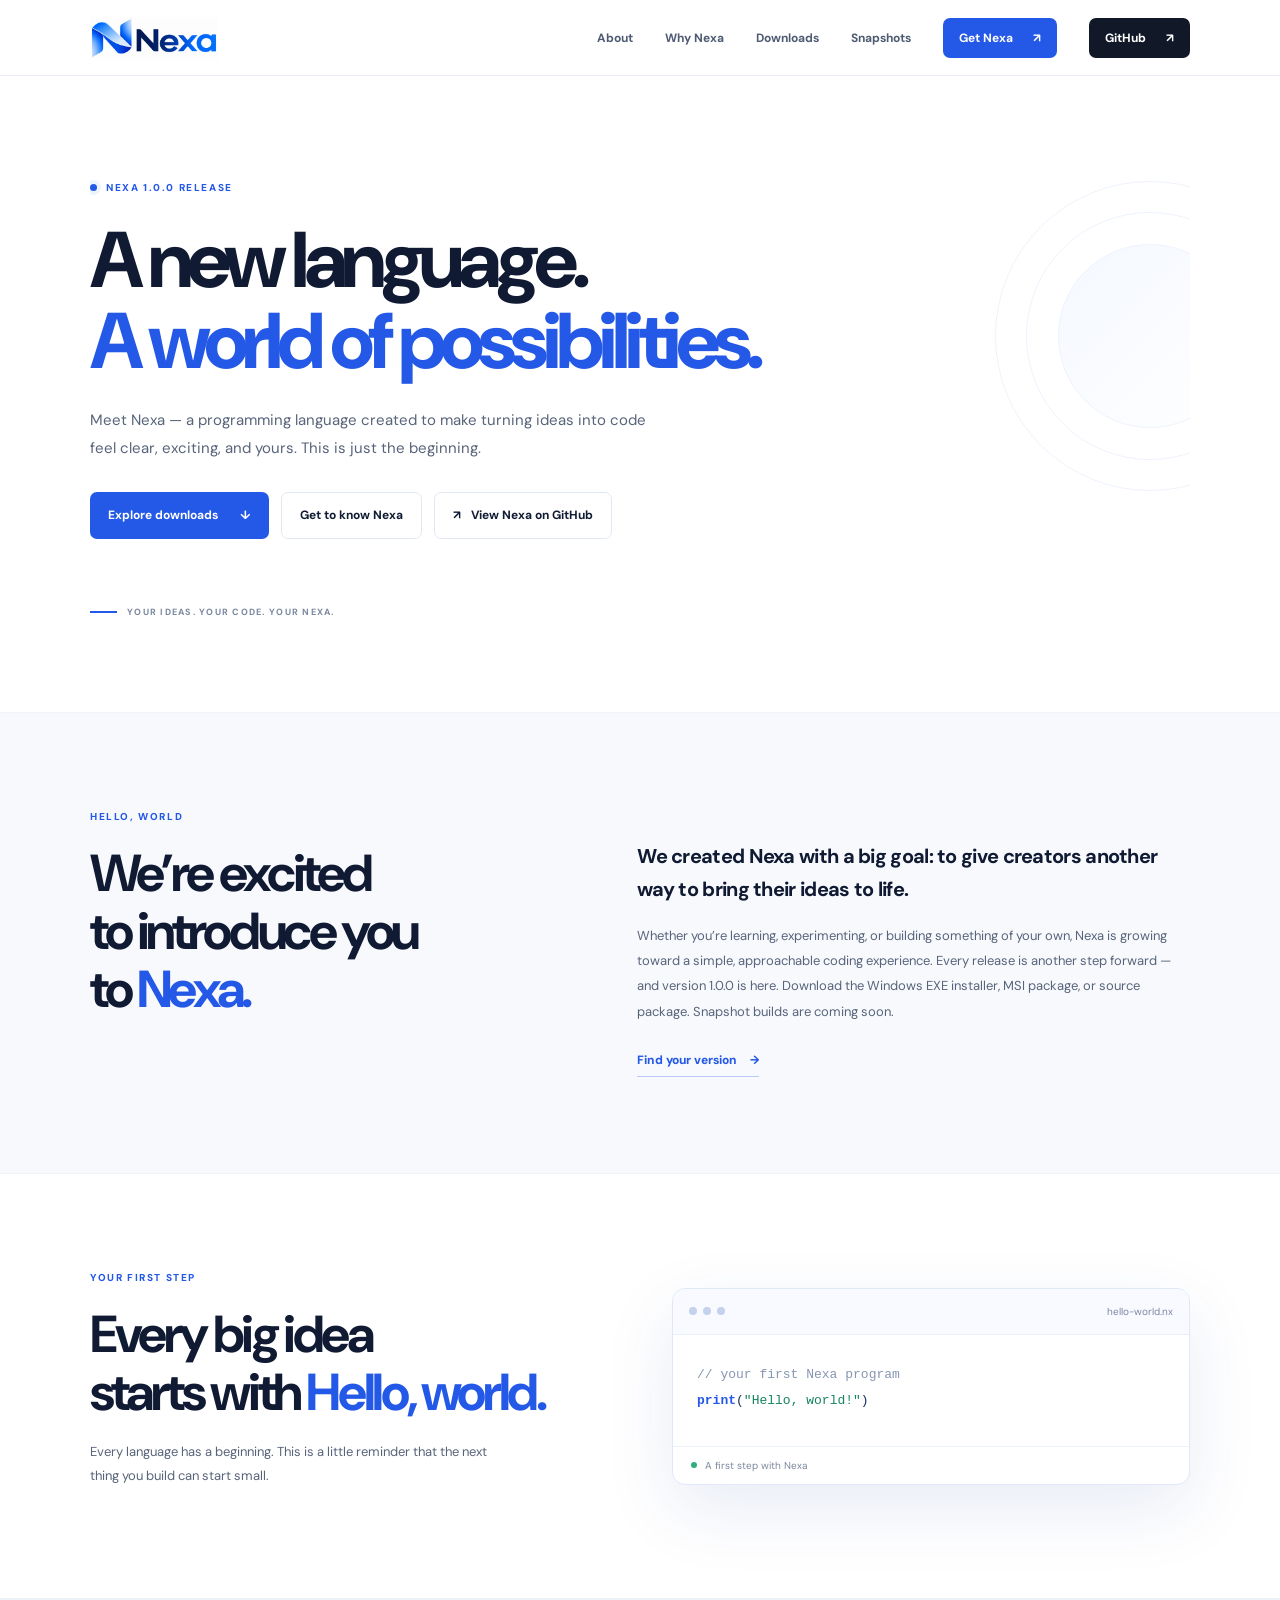
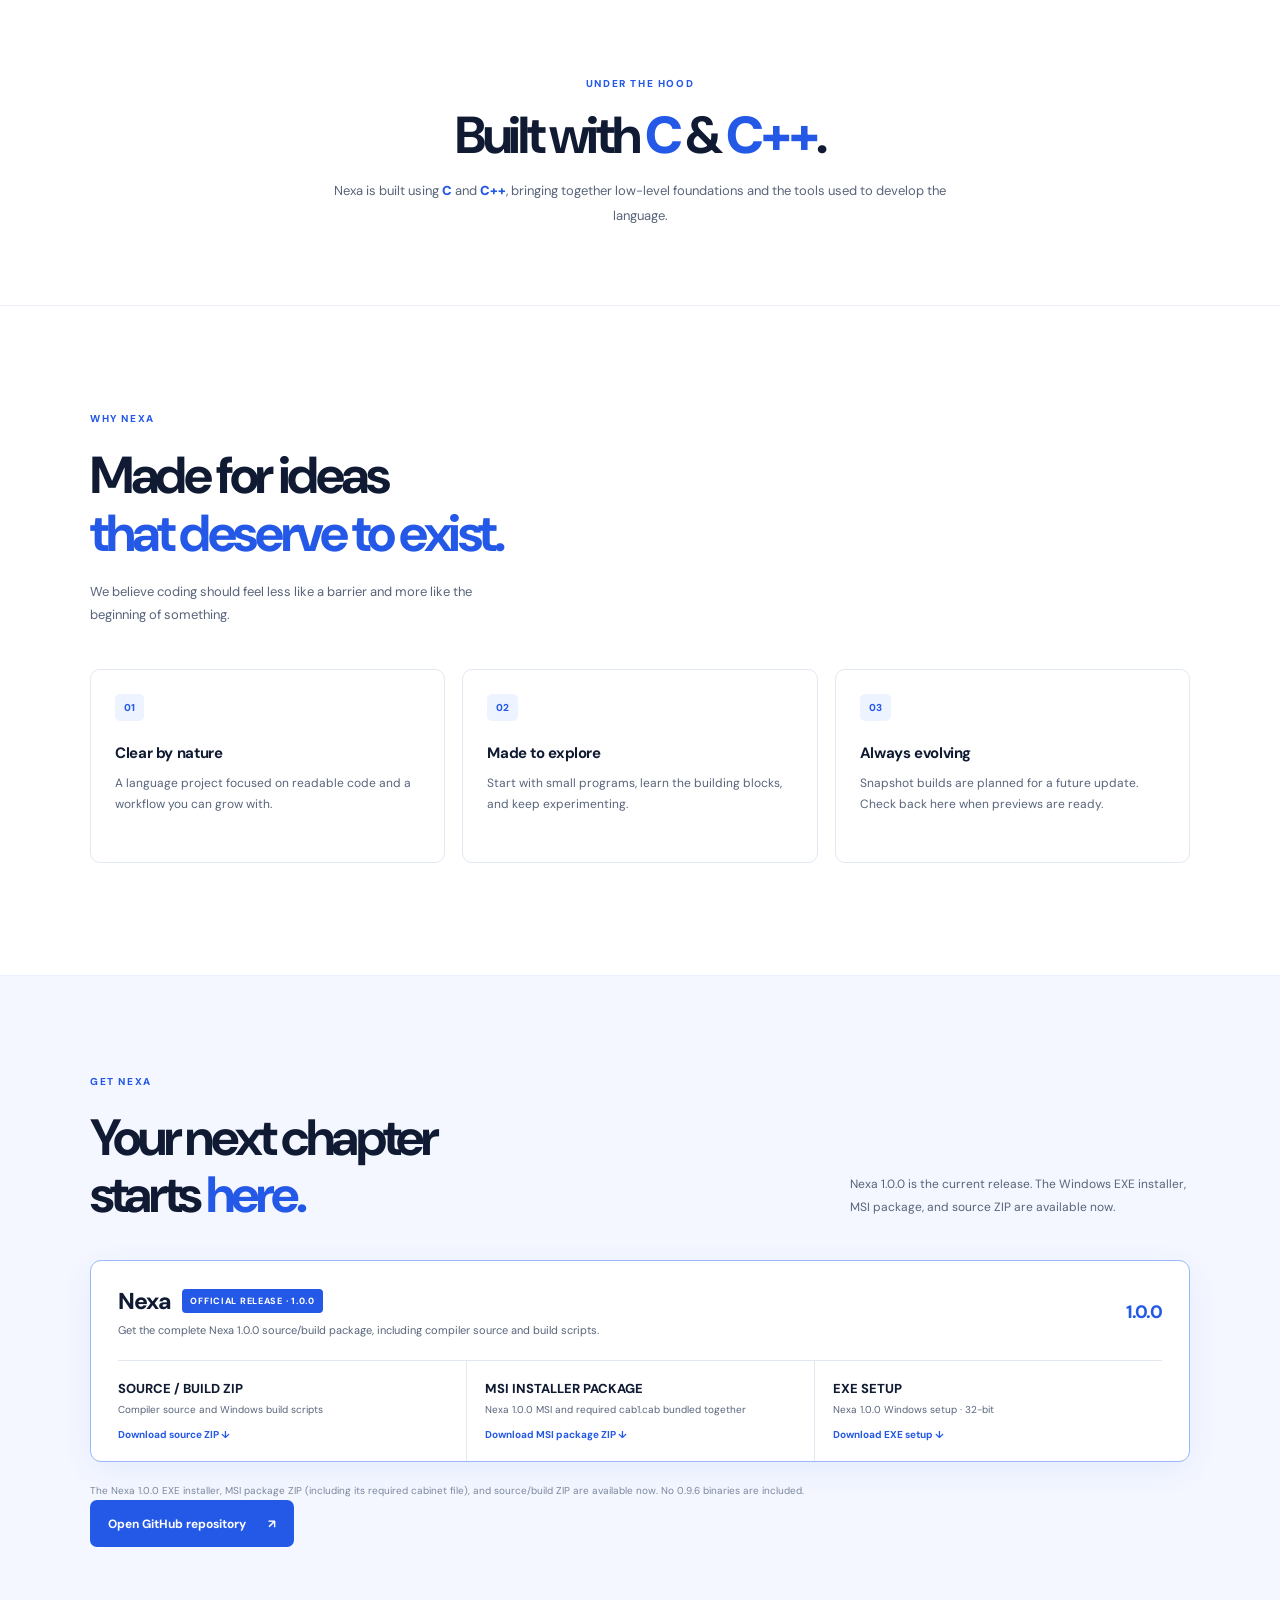
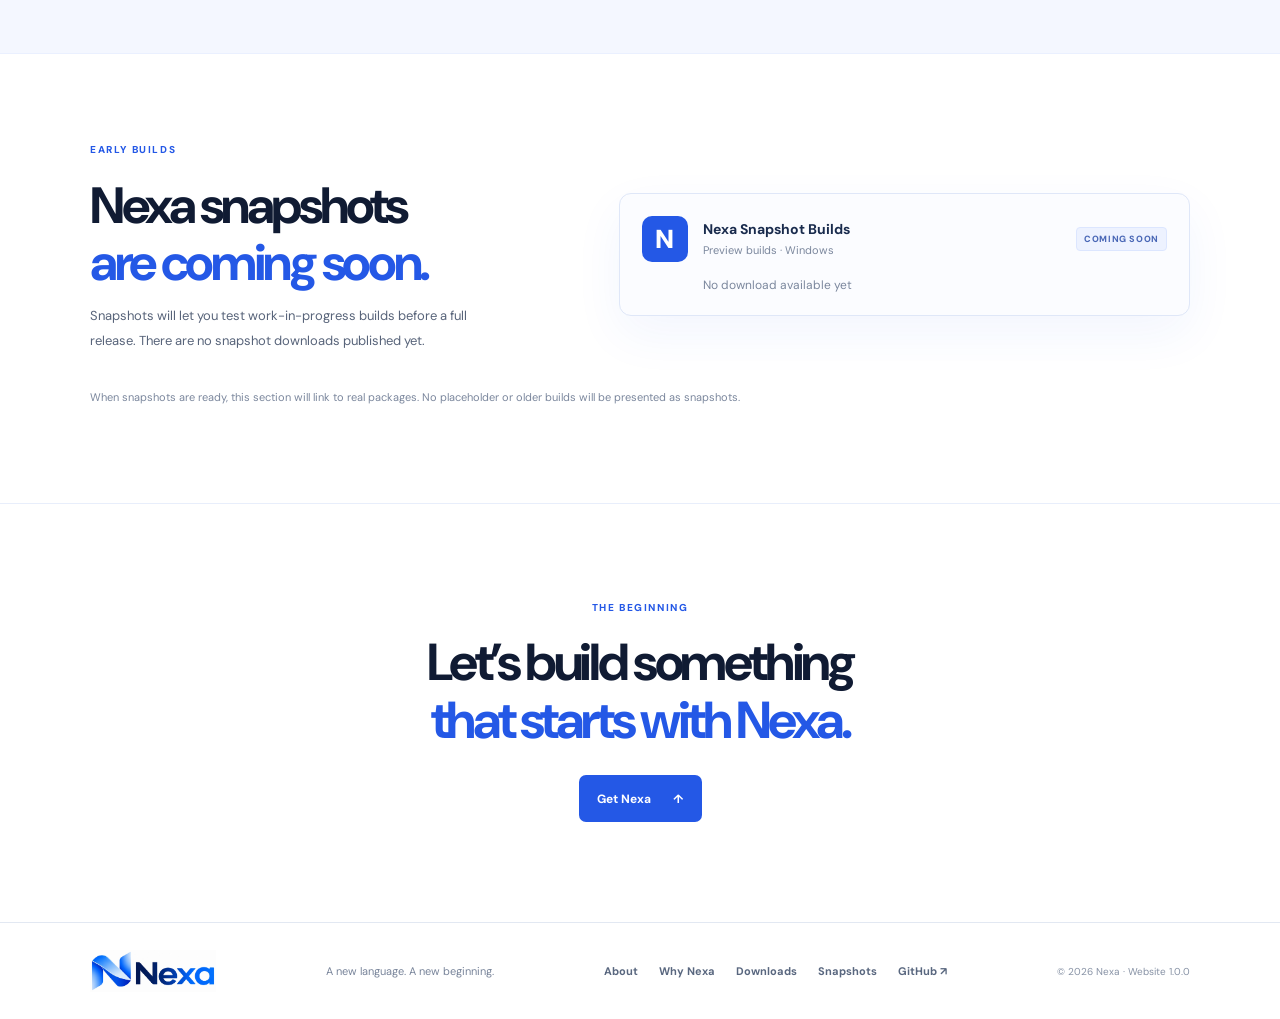
<file: index.html>
<!doctype html>
<html lang="en">
<head>
  <meta charset="utf-8">
  <meta name="viewport" content="width=device-width, initial-scale=1">
  <meta name="theme-color" content="#ffffff">
  <meta name="description" content="Nexa 1.0.0 release — a new language, a world of possibilities. Download the Nexa 1.0.0 Windows EXE installer, MSI package, and source ZIP.">
  <title>Nexa 1.0.0 Release — A new language. A world of possibilities.</title>
  <link rel="icon" href="favicon.ico" sizes="any">
  <link rel="icon" type="image/png" sizes="64x64" href="assets/favicon.png">
  <link rel="apple-touch-icon" href="assets/favicon-256.png">

<link rel="stylesheet" href="styles.css">
  <script src="script.js" defer></script>
</head>
<body>
  <header class="site-header">
    <div class="nav-wrap">
      <a class="brand" href="#top" aria-label="Nexa home"><img class="brand-logo" src="assets/nexa-wordmark.jpg" alt="Nexa"></a>
      <nav class="site-nav" id="site-nav" aria-label="Main navigation">
        <a href="#about">About</a>
        <a href="#features">Why Nexa</a>
        <a href="#downloads">Downloads</a>
        <a href="#snapshots">Snapshots</a>
        <a class="nav-cta" href="#downloads">Get Nexa <span aria-hidden="true">↗</span></a>
        <a class="nav-cta nav-github" href="https://github.com/NexaOfficialDev/Nexa-Official-Realeases" target="_blank" rel="noopener noreferrer" aria-label="Open Nexa on GitHub">GitHub <span aria-hidden="true">↗</span></a>
      </nav>
      <button class="menu-toggle" type="button" aria-expanded="false" aria-controls="site-nav" aria-label="Toggle navigation"><span></span><span></span></button>
    </div>
  </header>

  <main id="top">
    <section class="hero section-shell">
      <div class="hero-label"><span class="blue-dot"></span> NEXA 1.0.0 RELEASE</div>
      <h1>A new language.<br><span>A world of possibilities.</span></h1>
      <p class="hero-description">Meet Nexa — a programming language created to make turning ideas into code feel clear, exciting, and yours. This is just the beginning.</p>
      <div class="hero-buttons">
        <a class="button button-primary" href="#downloads">Explore downloads <span aria-hidden="true">↓</span></a>
        <a class="button button-secondary" href="#about">Get to know Nexa</a>
        <a class="button button-secondary github-button" href="https://github.com/NexaOfficialDev/Nexa-Official-Realeases" target="_blank" rel="noopener noreferrer"><span aria-hidden="true">↗</span> View Nexa on GitHub</a>
      </div>
      <div class="hero-note"><span class="note-line"></span> YOUR IDEAS. YOUR CODE. YOUR NEXA.</div>
      <div class="hero-blue-shape" aria-hidden="true"></div>
    </section>

    <section class="welcome-section" id="about">
      <div class="section-shell welcome-grid">
        <div>
          <p class="eyebrow">HELLO, WORLD</p>
          <h2>We’re excited<br>to introduce you<br>to <span>Nexa.</span></h2>
        </div>
        <div class="welcome-copy">
          <p class="welcome-lead">We created Nexa with a big goal: to give creators another way to bring their ideas to life.</p>
          <p>Whether you’re learning, experimenting, or building something of your own, Nexa is growing toward a simple, approachable coding experience. Every release is another step forward — and version 1.0.0 is here. Download the Windows EXE installer, MSI package, or source package. Snapshot builds are coming soon.</p>
          <a class="inline-link" href="#downloads">Find your version <span aria-hidden="true">→</span></a>
        </div>
      </div>
    </section>

    <section class="hello-code-section" aria-label="A first look at Nexa">
      <div class="section-shell hello-code-grid">
        <div class="hello-code-copy">
          <p class="eyebrow">YOUR FIRST STEP</p>
          <h2>Every big idea<br>starts with <span>Hello, world.</span></h2>
          <p>Every language has a beginning. This is a little reminder that the next thing you build can start small.</p>
        </div>
        <div class="code-window" role="img" aria-label="Illustrative Hello World code example">
          <div class="code-window-bar"><span></span><span></span><span></span><small>hello-world.nx</small></div>
          <pre><code><span class="code-muted">// your first Nexa program</span>
<span class="code-keyword">print</span>(<span class="code-string">"Hello, world!"</span>)</code></pre>
          <div class="code-window-foot"><span class="code-status-dot"></span> A first step with Nexa</div>
        </div>
      </div>
    </section>

    <section class="built-with-section" id="built-with">
      <div class="section-shell built-with-inner">
        <p class="eyebrow">UNDER THE HOOD</p>
        <h2>Built with <strong>C</strong> &amp; <strong>C++</strong>.</h2>
        <p>Nexa is built using <strong>C</strong> and <strong>C++</strong>, bringing together low-level foundations and the tools used to develop the language.</p>
      </div>
    </section>

    <section class="features-section" id="features">
      <div class="section-shell">
        <div class="features-heading">
          <p class="eyebrow">WHY NEXA</p>
          <h2>Made for ideas<br><span>that deserve to exist.</span></h2>
          <p>We believe coding should feel less like a barrier and more like the beginning of something.</p>
        </div>
        <div class="feature-grid">
          <article class="feature-card">
            <span class="feature-number">01</span>
            <h3>Clear by nature</h3>
            <p>A language project focused on readable code and a workflow you can grow with.</p>
          </article>
          <article class="feature-card">
            <span class="feature-number">02</span>
            <h3>Made to explore</h3>
            <p>Start with small programs, learn the building blocks, and keep experimenting.</p>
          </article>
          <article class="feature-card">
            <span class="feature-number">03</span>
            <h3>Always evolving</h3>
            <p>Snapshot builds are planned for a future update. Check back here when previews are ready.</p>
          </article>
        </div>
      </div>
    </section>

    <section class="downloads-section" id="downloads">
      <div class="section-shell">
        <div class="downloads-heading">
          <div>
            <p class="eyebrow">GET NEXA</p>
            <h2>Your next chapter<br>starts <span>here.</span></h2>
          </div>
          <p>Nexa 1.0.0 is the current release. The Windows EXE installer, MSI package, and source ZIP are available now.</p>
        </div>

        <div class="release-card release-featured">
          <div class="release-top">
            <div class="release-title-group">
              <div class="release-product">Nexa <span class="release-badge">OFFICIAL RELEASE · 1.0.0</span></div>
              <p class="release-description">Get the complete Nexa 1.0.0 source/build package, including compiler source and build scripts.</p>
            </div>
            <span class="release-version">1.0.0</span>
          </div>
          <div class="download-options">
            <a class="download-option is-ready" href="downloads/Nexa-1.0.0-Source.zip" download>
              <span class="package-name">SOURCE / BUILD ZIP</span>
              <span class="package-description">Compiler source and Windows build scripts</span>
              <span class="package-action">Download source ZIP ↓</span>
            </a>
            <a class="download-option is-ready" href="downloads/Nexa-1.0.0-MSI.zip" download>
              <span class="package-name">MSI INSTALLER PACKAGE</span>
              <span class="package-description">Nexa 1.0.0 MSI and required cab1.cab bundled together</span>
              <span class="package-action">Download MSI package ZIP ↓</span>
            </a>
            <a class="download-option is-ready" href="downloads/Nexa-1.0.0-x86-Setup.exe" download>
              <span class="package-name">EXE SETUP</span>
              <span class="package-description">Nexa 1.0.0 Windows setup · 32-bit</span>
              <span class="package-action">Download EXE setup ↓</span>
            </a>
          </div>
        </div>

        <p class="download-footnote">The Nexa 1.0.0 EXE installer, MSI package ZIP (including its required cabinet file), and source/build ZIP are available now. No 0.9.6 binaries are included.</p>
        <div class="hero-buttons">
          <a class="button button-primary" href="https://github.com/NexaOfficialDev/Nexa-Official-Realeases" target="_blank" rel="noopener noreferrer">Open GitHub repository <span aria-hidden="true">↗</span></a>
        </div>
      </div>
    </section>

    <section class="snapshots-section" id="snapshots">
      <div class="section-shell snapshots-inner">
        <div class="snapshot-heading">
          <p class="eyebrow">EARLY BUILDS</p>
          <h2>Nexa snapshots<br><span>are coming soon.</span></h2>
          <p>Snapshots will let you test work-in-progress builds before a full release. There are no snapshot downloads published yet.</p>
        </div>
        <div class="snapshot-panel">
          <div class="snapshot-icon" aria-hidden="true">N</div>
          <div class="snapshot-copy">
            <strong>Nexa Snapshot Builds</strong>
            <span>Preview builds · Windows</span>
          </div>
          <span class="snapshot-badge">COMING SOON</span>
          <span class="snapshot-disabled">No download available yet</span>
        </div>
        <p class="snapshot-note">When snapshots are ready, this section will link to real packages. No placeholder or older builds will be presented as snapshots.</p>
      </div>
    </section>

    <section class="closing-section section-shell">
      <p class="eyebrow">THE BEGINNING</p>
      <h2>Let’s build something<br><span>that starts with Nexa.</span></h2>
      <a class="button button-primary" href="#downloads">Get Nexa <span aria-hidden="true">↑</span></a>
    </section>
  </main>

  <footer class="site-footer">
    <div class="footer-inner">
      <a class="brand footer-brand" href="#top"><img class="brand-logo footer-logo" src="assets/nexa-wordmark.jpg" alt="Nexa"></a>
      <p>A new language. A new beginning.</p>
      <div class="footer-links"><a href="#about">About</a><a href="#features">Why Nexa</a><a href="#downloads">Downloads</a><a href="#snapshots">Snapshots</a><a href="https://github.com/NexaOfficialDev/Nexa-Official-Realeases" target="_blank" rel="noopener noreferrer">GitHub ↗</a></div>
      <span class="footer-copy">© <span id="year">2026</span> Nexa · Website 1.0.0</span>
    </div>
  </footer>
</body>
</html>
</file>
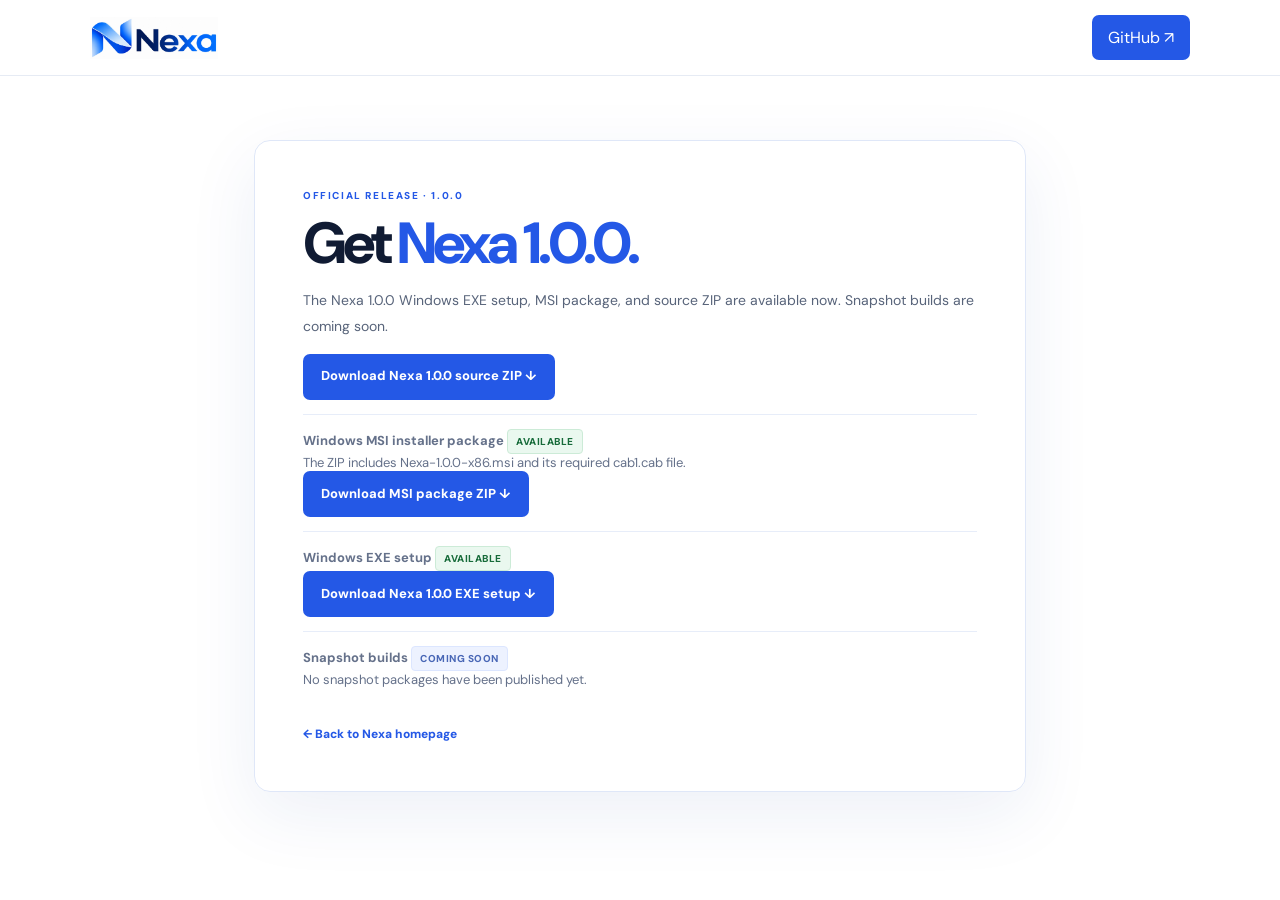
<file: downloads/index.html>
<!doctype html>
<html lang="en">
<head>
<meta charset="utf-8"><meta name="viewport" content="width=device-width,initial-scale=1">
<meta name="theme-color" content="#ffffff"><title>Download Nexa 1.0.0</title>
<link rel="icon" href="../favicon.ico" sizes="any"><link rel="stylesheet" href="../styles.css">
<style>body{min-height:100vh}.download-page{max-width:820px;margin:0 auto;padding:64px 24px}.download-panel{border:1px solid #dfe7f8;border-radius:16px;padding:clamp(24px,5vw,48px);box-shadow:0 22px 70px rgba(29,68,150,.08)}.download-kicker{color:#2458e6;font-size:10px;letter-spacing:.16em;font-weight:800}.download-panel h1{font-size:clamp(36px,7vw,58px);letter-spacing:-.065em;margin:12px 0}.download-panel h1 span{color:#2458e6}.download-panel p{color:#58647a;font-size:14px;line-height:1.85}.download-action{display:inline-flex;align-items:center;min-height:46px;padding:0 18px;border-radius:7px;background:#2458e6;color:#fff;font-size:13px;font-weight:800}.pending{padding:14px 0;border-top:1px solid #e7edf9;font-size:13px;color:#65718a}.back-link{display:inline-block;margin-top:24px;color:#2458e6;font-size:12px;font-weight:800}.state{display:inline-block;padding:5px 8px;border:1px solid #dce6ff;border-radius:4px;color:#4967b6;background:#edf2ff;font-size:10px;font-weight:800;letter-spacing:.05em}</style>
</head><body>
<header class="site-header"><div class="nav-wrap"><a class="brand" href="../index.html" aria-label="Nexa home"><img class="brand-logo" src="../assets/nexa-wordmark.jpg" alt="Nexa"></a><a class="nav-cta" href="https://github.com/NexaOfficialDev/Nexa-Official-Realeases" target="_blank" rel="noopener noreferrer">GitHub ↗</a></div></header>
<main class="download-page"><section class="download-panel"><div class="download-kicker">OFFICIAL RELEASE · 1.0.0</div><h1>Get <span>Nexa 1.0.0.</span></h1><p>The Nexa 1.0.0 Windows EXE setup, MSI package, and source ZIP are available now. Snapshot builds are coming soon.</p><p><a class="download-action" href="Nexa-1.0.0-Source.zip" download>Download Nexa 1.0.0 source ZIP ↓</a></p><div class="pending"><strong>Windows MSI installer package</strong> <span class="state" style="color:#176b3a;background:#eaf8ef;border-color:#ccebd7">AVAILABLE</span><br>The ZIP includes Nexa-1.0.0-x86.msi and its required cab1.cab file.<br><a class="download-action" href="Nexa-1.0.0-MSI.zip" download>Download MSI package ZIP ↓</a></div><div class="pending"><strong>Windows EXE setup</strong> <span class="state" style="color:#176b3a;background:#eaf8ef;border-color:#ccebd7">AVAILABLE</span><br><a class="download-action" href="Nexa-1.0.0-x86-Setup.exe" download>Download Nexa 1.0.0 EXE setup ↓</a></div><div class="pending"><strong>Snapshot builds</strong> <span class="state">COMING SOON</span><br>No snapshot packages have been published yet.</div><a class="back-link" href="../index.html#downloads">← Back to Nexa homepage</a></section></main></body></html>
</file>
<file: styles.css>
@import url('https://fonts.googleapis.com/css2?family=DM+Sans:wght@400;500;600;700;800&display=swap');

:root {
  --blue: #2458e6;
  --blue-dark: #1745c6;
  --blue-pale: #edf3ff;
  --ink: #101b33;
  --body: #58647a;
  --line: #e2e8f2;
  --white: #fff;
  --surface: #f7f9fd;
  --font: "DM Sans", "Segoe UI", Arial, sans-serif;
  --width: 1100px;
}
* { box-sizing: border-box; }
html { scroll-behavior: smooth; scroll-padding-top: 84px; }
body { margin: 0; background: var(--white); color: var(--ink); font-family: var(--font); -webkit-font-smoothing: antialiased; }
a { color: inherit; text-decoration: none; }
button { font: inherit; }
::selection { color: var(--ink); background: #d8e4ff; }
.section-shell, .nav-wrap, .footer-inner { width: min(var(--width), calc(100% - 56px)); margin: 0 auto; }
.site-header { height: 76px; position: sticky; top: 0; z-index: 10; background: rgba(255,255,255,.95); border-bottom: 1px solid rgba(226,232,242,.85); backdrop-filter: blur(14px); }
.nav-wrap { height: 100%; display: flex; align-items: center; justify-content: space-between; }
.brand { display: inline-flex; align-items: center; gap: 11px; font-size: 23px; font-weight: 800; letter-spacing: -.06em; }
.brand-symbol { display: inline-grid; place-items: center; width: 34px; height: 34px; background: var(--blue); color: white; border-radius: 9px; font-size: 19px; font-weight: 800; letter-spacing: -.06em; }
.site-nav { display: flex; align-items: center; gap: 32px; color: #4e5b73; font-size: 12px; font-weight: 700; }
.site-nav a:not(.nav-cta):hover, .footer-links a:hover { color: var(--blue); }
.nav-cta { background: var(--blue); color: white; padding: 12px 16px; border-radius: 7px; display: inline-flex; gap: 20px; align-items: center; transition: background .2s, transform .2s; }
.nav-cta:hover, .button-primary:hover { background: var(--blue-dark); transform: translateY(-2px); }
.menu-toggle { display: none; border: 1px solid var(--line); border-radius: 7px; background: white; width: 42px; height: 42px; }
.menu-toggle span { display: block; width: 18px; height: 2px; background: var(--ink); margin: 5px auto; }
.hero { position: relative; min-height: 565px; padding-top: 104px; padding-bottom: 94px; overflow: hidden; }
.hero-label, .eyebrow { color: var(--blue); font-size: 10px; line-height: 1.5; letter-spacing: .16em; font-weight: 800; }
.hero-label { display: flex; align-items: center; gap: 9px; margin-bottom: 25px; }
.blue-dot { width: 7px; height: 7px; border-radius: 50%; background: var(--blue); box-shadow: 0 0 0 4px var(--blue-pale); }
h1 { position: relative; z-index: 1; margin: 0 0 23px; font-size: clamp(48px, 7.2vw, 79px); line-height: 1.03; letter-spacing: -.075em; font-weight: 800; }
h1 span, h2 span { color: var(--blue); }
.hero-description { position: relative; z-index: 1; max-width: 560px; color: var(--body); font-size: 15px; line-height: 1.9; margin: 0 0 29px; }
.hero-buttons { position: relative; z-index: 1; display: flex; flex-wrap: wrap; gap: 12px; }
.button { display: inline-flex; justify-content: center; align-items: center; gap: 22px; min-height: 47px; padding: 0 18px; border-radius: 7px; font-size: 12px; font-weight: 700; transition: background .2s, transform .2s, border-color .2s; }
.button-primary { color: white; background: var(--blue); }
.button-secondary { color: var(--ink); background: white; border: 1px solid var(--line); }
.button-secondary:hover { border-color: #a8bdf8; background: var(--blue-pale); }
.hero-note { position: relative; z-index: 1; display: flex; align-items: center; gap: 10px; margin-top: 67px; color: #7a879e; font-size: 9px; font-weight: 700; letter-spacing: .14em; }
.note-line { width: 27px; height: 2px; background: var(--blue); }
.hero-blue-shape { position: absolute; width: 310px; height: 310px; border: 1px solid #edf2fc; border-radius: 50%; right: -115px; top: 105px; pointer-events: none; }
.hero-blue-shape:before, .hero-blue-shape:after { content: ""; position: absolute; border: 1px solid #edf2fc; border-radius: 50%; inset: 30px; }
.hero-blue-shape:after { inset: 62px; background: linear-gradient(135deg, rgba(237,243,255,.6), rgba(255,255,255,0)); }
.welcome-section { background: var(--surface); border-top: 1px solid #f0f3f9; border-bottom: 1px solid #f0f3f9; padding: 96px 0; }
.welcome-grid { display: grid; grid-template-columns: .9fr 1.1fr; gap: 95px; align-items: start; }
.eyebrow { margin: 0 0 20px; }
h2 { font-size: clamp(35px, 4.4vw, 52px); line-height: 1.12; letter-spacing: -.065em; margin: 0; }
.welcome-copy { padding-top: 31px; }
.welcome-lead { font-size: 20px; line-height: 1.65; letter-spacing: -.035em; font-weight: 700; margin: 0 0 17px; }
.welcome-copy > p:not(.welcome-lead) { color: var(--body); font-size: 13px; line-height: 1.95; margin: 0 0 24px; }
.inline-link { display: inline-flex; gap: 13px; align-items: center; color: var(--blue); font-size: 12px; font-weight: 800; border-bottom: 1px solid #b9cafa; padding-bottom: 8px; }
.features-section { padding: 105px 0 112px; }
.features-heading { max-width: 620px; margin-bottom: 42px; }
.features-heading h2 { margin-bottom: 18px; }
.features-heading > p:last-child { color: var(--body); font-size: 13px; line-height: 1.8; max-width: 420px; }
.feature-grid { display: grid; grid-template-columns: repeat(3, 1fr); gap: 17px; }
.feature-card { min-height: 194px; padding: 24px; border: 1px solid var(--line); border-radius: 10px; background: white; transition: border-color .2s, transform .2s, box-shadow .2s; }
.feature-card:hover { border-color: #bdcdf9; transform: translateY(-3px); box-shadow: 0 12px 30px rgba(30,74,170,.06); }
.feature-number { display: inline-block; color: var(--blue); background: var(--blue-pale); padding: 7px 9px; border-radius: 5px; font-size: 10px; font-weight: 800; margin-bottom: 22px; }
.feature-card h3 { font-size: 15px; letter-spacing: -.025em; margin: 0 0 10px; }
.feature-card p { color: var(--body); font-size: 12px; line-height: 1.8; margin: 0; }
.downloads-section { padding: 98px 0 106px; background: #f4f7ff; border-top: 1px solid #eaf0ff; border-bottom: 1px solid #eaf0ff; }
.downloads-heading { display: flex; justify-content: space-between; align-items: flex-end; gap: 45px; margin-bottom: 37px; }
.downloads-heading h2 { font-size: clamp(36px, 4.5vw, 51px); }
.downloads-heading > p { max-width: 340px; color: var(--body); font-size: 12px; line-height: 1.9; margin: 0 0 4px; }
.release-card { background: white; border: 1px solid #dfe7f8; border-radius: 11px; margin-top: 16px; padding: 25px 27px 0; box-shadow: 0 7px 24px rgba(29,68,150,.025); }
.release-featured { border-color: #9db7ff; box-shadow: 0 8px 30px rgba(36,88,230,.07); }
.release-top { display: flex; align-items: center; justify-content: space-between; gap: 18px; padding-bottom: 23px; }
.release-product { display: flex; align-items: center; gap: 12px; flex-wrap: wrap; font-size: 23px; font-weight: 800; letter-spacing: -.05em; }
.release-badge { display: inline-block; color: white; background: var(--blue); border-radius: 4px; padding: 6px 8px; font-size: 9px; font-weight: 800; letter-spacing: .08em; }
.snapshot-badge { display: inline-block; color: #4967b6; background: #edf2ff; border: 1px solid #dce6ff; border-radius: 4px; padding: 5px 7px; font-size: 9px; font-weight: 800; letter-spacing: .07em; }
.release-description { color: var(--body); font-size: 11px; margin: 7px 0 0; }
.release-version { color: var(--blue); font-size: 18px; font-weight: 800; letter-spacing: -.04em; }
.release-version-small { font-size: 15px; color: #6d7ea6; }
.release-product-small { font-size: 18px; }
.download-options { display: grid; grid-template-columns: repeat(3, 1fr); border-top: 1px solid var(--line); }
.download-option { min-width: 0; display: flex; flex-direction: column; align-items: flex-start; padding: 19px 18px 20px 0; gap: 6px; transition: background .2s, color .2s; }
.download-option + .download-option { border-left: 1px solid var(--line); padding-left: 18px; }
.download-option.is-ready:hover { color: var(--blue); }
.package-name { font-size: 13px; font-weight: 800; }
.package-description { color: var(--body); font-size: 10px; }
.package-action { color: #8792a7; font-size: 10px; margin-top: 6px; font-weight: 700; }
.download-option.is-ready .package-action { color: var(--blue); }
.download-footnote { color: #7b879d; font-size: 10px; line-height: 1.8; margin: 20px 0 0; }
.closing-section { text-align: center; padding-top: 96px; padding-bottom: 100px; }
.closing-section .eyebrow { margin-bottom: 18px; }
.closing-section h2 { margin-bottom: 26px; }
.site-footer { border-top: 1px solid var(--line); }
.footer-inner { min-height: 96px; display: flex; align-items: center; justify-content: space-between; gap: 25px; }
.footer-brand { font-size: 19px; }
.footer-brand .brand-symbol { width: 29px; height: 29px; font-size: 16px; border-radius: 7px; }
.footer-inner > p { color: #78849a; font-size: 11px; margin: 0; }
.footer-links { display: flex; gap: 21px; font-size: 11px; font-weight: 700; color: #59677f; }
.footer-copy { color: #8792a5; font-size: 10px; }
@media (max-width: 800px) {
  .section-shell, .nav-wrap, .footer-inner { width: calc(100% - 40px); }
  .hero { min-height: auto; padding-top: 84px; padding-bottom: 75px; }
  .hero-blue-shape { right: -190px; opacity: .6; }
  .welcome-grid { gap: 45px; }
  .download-options { grid-template-columns: 1fr; }
  .download-option, .download-option + .download-option { padding: 15px 0; border-left: 0; }
  .download-option + .download-option { border-top: 1px solid var(--line); }
  .release-card { padding-inline: 21px; }
  .footer-inner { flex-wrap: wrap; padding: 22px 0; }
}
@media (max-width: 600px) {
  .section-shell, .nav-wrap, .footer-inner { width: calc(100% - 34px); }
  .site-header { height: 68px; }
  .menu-toggle { display: block; }
  .site-nav { display: none; position: absolute; top: 68px; left: 0; right: 0; padding: 15px 17px 18px; background: white; border-bottom: 1px solid var(--line); flex-direction: column; align-items: stretch; gap: 0; }
  .site-nav.is-open { display: flex; }
  .site-nav a { padding: 13px 5px; }
  .site-nav .nav-cta { justify-content: space-between; margin-top: 6px; padding: 13px 15px; }
  .hero { padding-top: 67px; padding-bottom: 60px; }
  h1 { font-size: clamp(42px, 11.8vw, 62px); }
  .hero-description { font-size: 14px; }
  .hero-note { margin-top: 48px; font-size: 8px; }
  .hero-blue-shape { width: 230px; height: 230px; top: 145px; right: -190px; }
  .welcome-section, .features-section, .downloads-section { padding: 72px 0; }
  .welcome-grid { grid-template-columns: 1fr; gap: 18px; }
  .welcome-copy { padding-top: 0; }
  .welcome-lead { font-size: 18px; }
  h2 { font-size: 39px; }
  .feature-grid { grid-template-columns: 1fr; gap: 12px; }
  .feature-card { min-height: 0; padding: 21px; }
  .feature-number { margin-bottom: 15px; }
  .downloads-heading { display: block; }
  .downloads-heading > p { margin-top: 19px; }
  .release-card { padding: 20px 17px 0; }
  .release-top { align-items: flex-start; }
  .release-product { font-size: 20px; }
  .release-badge, .snapshot-badge { font-size: 8px; }
  .release-version { font-size: 15px; padding-top: 4px; }
  .closing-section { padding-top: 72px; padding-bottom: 75px; }
  .closing-section h2 { font-size: 36px; }
  .footer-inner { display: grid; grid-template-columns: 1fr auto; gap: 16px; }
  .footer-inner > p { grid-column: 1 / -1; grid-row: 2; }
  .footer-links { grid-column: 1 / -1; grid-row: 3; flex-wrap: wrap; gap: 16px; }
  .footer-copy { grid-column: 2; grid-row: 1; }
}
@media (prefers-reduced-motion: reduce) {
  *, *::before, *::after { scroll-behavior: auto !important; transition-duration: .01ms !important; }
}


/* Nexa motion system: restrained entrance and scroll-reveal animations */
.brand-logo { display:block; width:148px; height:auto; max-height:42px; object-fit:contain; object-position:left center; }
.footer-logo { width:126px; }
.hero > *:not(.hero-blue-shape) { animation: hero-rise .8s both; }
.hero > *:nth-child(2) { animation-delay: .08s; }
.hero > *:nth-child(3) { animation-delay: .16s; }
.hero > *:nth-child(4) { animation-delay: .24s; }
.hero > *:nth-child(5) { animation-delay: .32s; }
.hero-blue-shape { animation: orbit-breathe 9s ease-in-out infinite alternate; }
@keyframes hero-rise { from { opacity:0; transform:translateY(22px); } to { opacity:1; transform:translateY(0); } }
@keyframes orbit-breathe { from { transform:translate3d(0,0,0) rotate(0deg); } to { transform:translate3d(-14px,10px,0) rotate(12deg); } }
.reveal-ready .reveal { opacity:0; transform:translateY(30px); transition:opacity .72s ease, transform .72s cubic-bezier(.2,.7,.2,1); }
.reveal-ready .reveal.reveal-visible { opacity:1; transform:translateY(0); }
.reveal-ready .reveal-from-left { transform:translateX(-34px); }
.reveal-ready .reveal-from-right { transform:translateX(34px); }
.reveal-ready .reveal-from-left.reveal-visible, .reveal-ready .reveal-from-right.reveal-visible { transform:translateX(0); }
.feature-card.reveal:nth-child(2), .download-option.reveal:nth-child(2) { transition-delay: .1s; }
.feature-card.reveal:nth-child(3), .download-option.reveal:nth-child(3) { transition-delay: .2s; }
.hello-code-section { padding:96px 0; background:#fff; border-bottom:1px solid #edf1f8; }
.hello-code-grid { display:grid; grid-template-columns:1fr 1fr; gap:64px; align-items:center; }
.hello-code-copy h2 { margin-bottom:18px; }
.hello-code-copy > p:last-child { max-width:420px; color:var(--body); font-size:13px; line-height:1.9; }
.code-window { overflow:hidden; border:1px solid #dfe7f8; border-radius:13px; background:#fff; box-shadow:0 24px 70px rgba(28,70,160,.1); }
.code-window-bar { height:46px; display:flex; align-items:center; gap:6px; padding:0 16px; border-bottom:1px solid #e9eef8; background:#f8faff; }
.code-window-bar > span { width:8px; height:8px; border-radius:50%; background:#c5d2ed; }
.code-window-bar small { margin-left:auto; color:#7b88a1; font-size:10px; }
.code-window pre { margin:0; padding:27px 24px 32px; overflow:auto; color:#17305e; font:500 13px/2 "Cascadia Code","Consolas",monospace; }
.code-muted { color:#8796b2; }
.code-keyword { color:#2458e6; font-weight:700; }
.code-string { color:#16845b; }
.code-window-foot { display:flex; align-items:center; gap:8px; padding:12px 18px; border-top:1px solid #edf1f8; color:#7b879d; font-size:10px; }
.code-status-dot { width:6px; height:6px; border-radius:50%; background:#2eae7b; }
.button, .nav-cta, .inline-link, .download-option { transition-timing-function:cubic-bezier(.2,.7,.2,1); }
.button:hover, .nav-cta:hover { box-shadow:0 8px 22px rgba(36,88,230,.16); }
@media (max-width:800px) { .hello-code-grid { gap:34px; } }
@media (max-width:600px) {
  .brand-logo { width:124px; max-height:36px; }
  .footer-logo { width:118px; }
  .hello-code-section { padding:72px 0; }
  .hello-code-grid { grid-template-columns:1fr; gap:22px; }
  .code-window pre { padding:22px 17px 26px; font-size:12px; }
}
@media (prefers-reduced-motion: reduce) {
  .hero > *:not(.hero-blue-shape), .hero-blue-shape { animation:none !important; }
  .reveal-ready .reveal { opacity:1 !important; transform:none !important; transition:none !important; }
}


.built-with-section { padding:76px 0; background:#fff; border-top:1px solid #edf1f8; border-bottom:1px solid #edf1f8; }
.built-with-inner { text-align:center; }
.built-with-inner .eyebrow { margin-bottom:15px; }
.built-with-inner h2 { margin-bottom:15px; }
.built-with-inner h2 strong, .built-with-inner p strong { color:var(--blue); font-weight:900; }
.built-with-inner > p:last-child { max-width:620px; margin:0 auto; color:var(--body); font-size:13px; line-height:1.9; }
.download-option.is-ready { cursor:pointer; }
.download-option.is-ready:hover .package-action { text-decoration:underline; }

/* GitHub repository button */
.nav-github { background: #111827; }
.nav-github:hover { background: #253047; }
.github-button { gap: 10px; }

/* Packages that are not yet published */
.download-option.is-pending { opacity: .48; cursor: not-allowed; text-decoration: none; }
.download-option.is-pending .package-action { color: #8792a7; }


/* Nexa 1.0.0 release/snapshot availability */
.snapshots-section { padding: 88px 0 94px; background: #fff; border-bottom: 1px solid #e8eefb; }
.snapshots-inner { display: grid; grid-template-columns: .92fr 1.08fr; gap: 42px; align-items: center; }
.snapshot-heading h2 { font-size: clamp(36px, 4.5vw, 51px); }
.snapshot-heading h2 span { color: var(--blue); }
.snapshot-heading > p:last-child { max-width: 420px; color: var(--body); font-size: 13px; line-height: 1.9; }
.snapshot-panel { display: grid; grid-template-columns: 46px 1fr auto; gap: 15px; align-items: center; padding: 22px; border: 1px solid #dfe7f8; border-radius: 12px; background: #fbfcff; box-shadow: 0 18px 50px rgba(36,88,230,.06); }
.snapshot-icon { display: grid; place-items: center; width: 46px; height: 46px; border-radius: 10px; background: #2458e6; color: #fff; font-size: 26px; font-weight: 900; }
.snapshot-copy { display: flex; flex-direction: column; gap: 5px; }
.snapshot-copy strong { color: #192b4d; font-size: 14px; }
.snapshot-copy span { color: #7b879d; font-size: 11px; }
.snapshot-panel .snapshot-badge { grid-column: 3; grid-row: 1; }
.snapshot-disabled { grid-column: 2 / 4; color: #7b879d; font-size: 12px; }
.snapshot-note { grid-column: 1 / -1; margin: -21px 0 0; color: #7b879d; font-size: 11px; line-height: 1.8; }
.filetypes-note { margin-top: 18px; }
@media (max-width: 800px) { .snapshots-inner { grid-template-columns: 1fr; gap: 24px; } .snapshot-note { margin-top: -7px; } }
@media (max-width: 600px) { .snapshots-section { padding: 70px 0; } .snapshot-panel { grid-template-columns: 42px 1fr; gap: 13px; padding: 17px; } .snapshot-icon { width: 42px; height: 42px; } .snapshot-panel .snapshot-badge { grid-column: 2; grid-row: 2; justify-self: start; } .snapshot-disabled { grid-column: 2; } }
</file>
